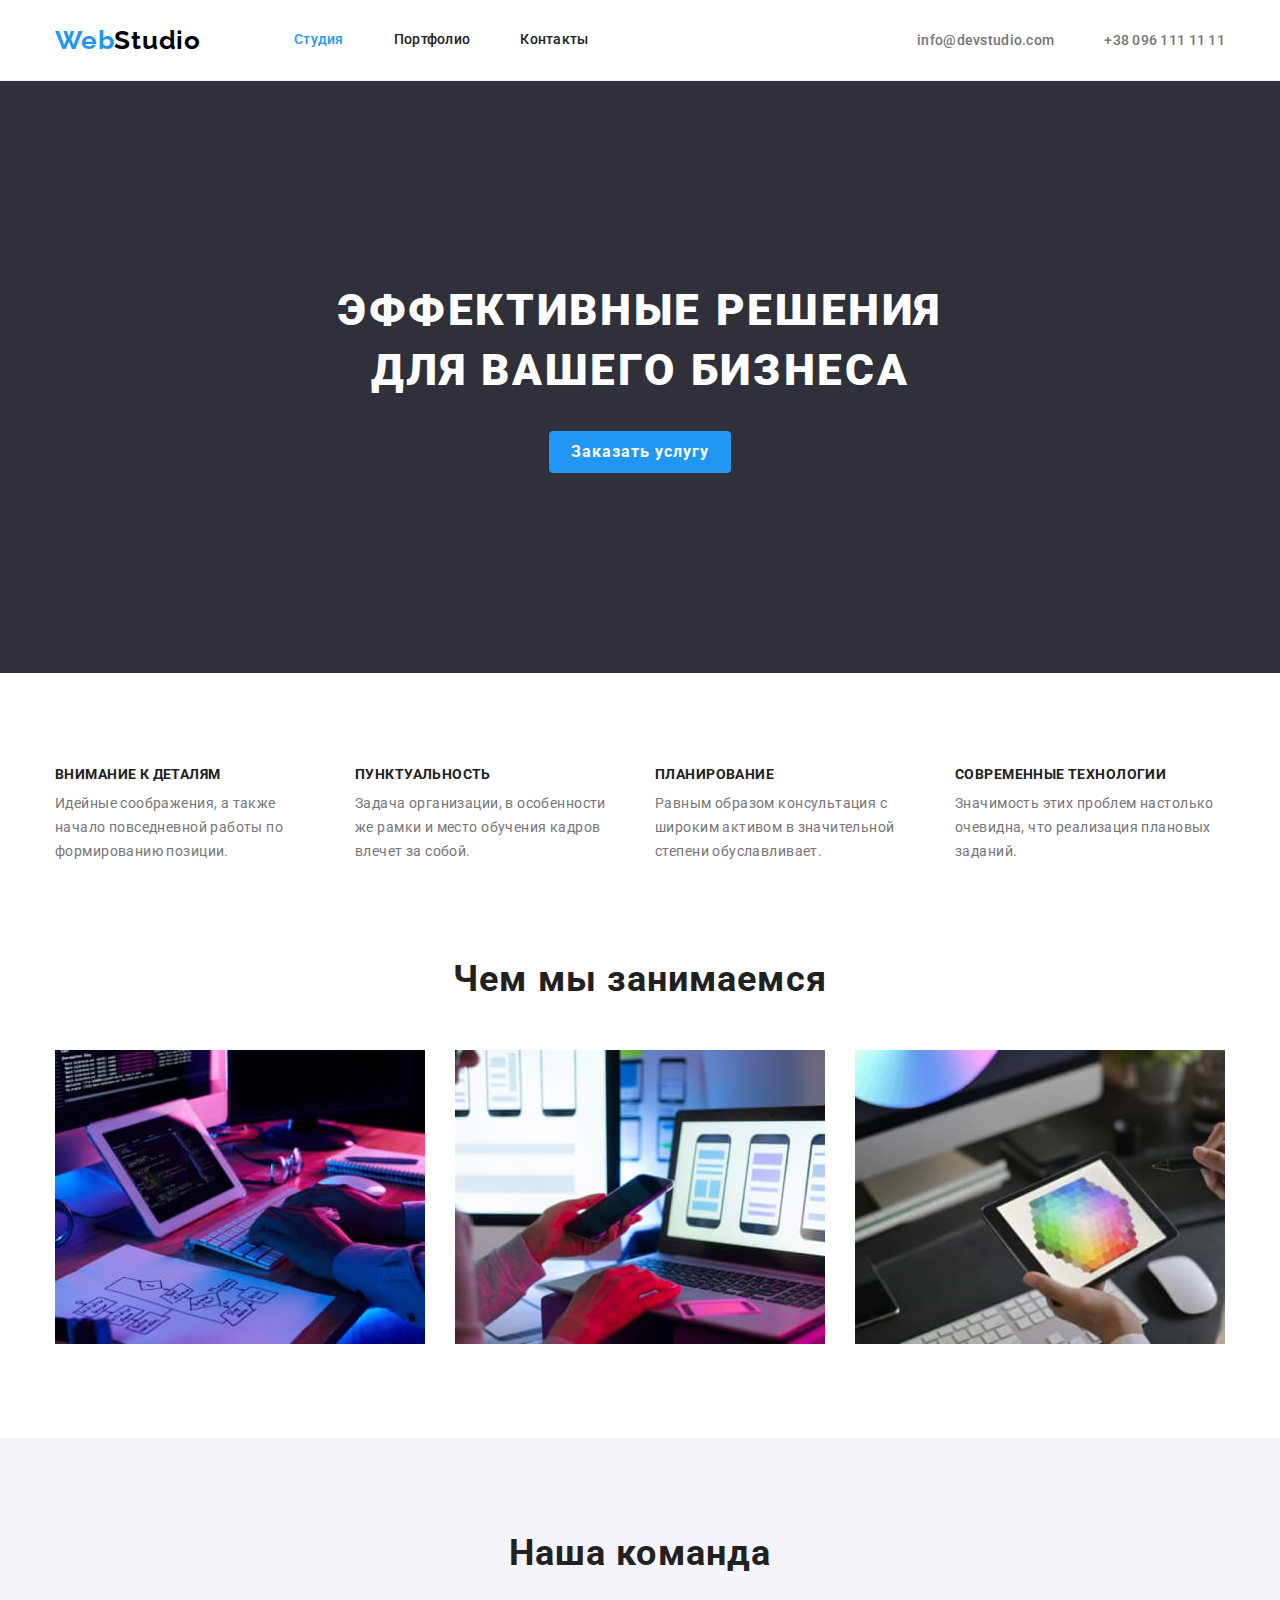
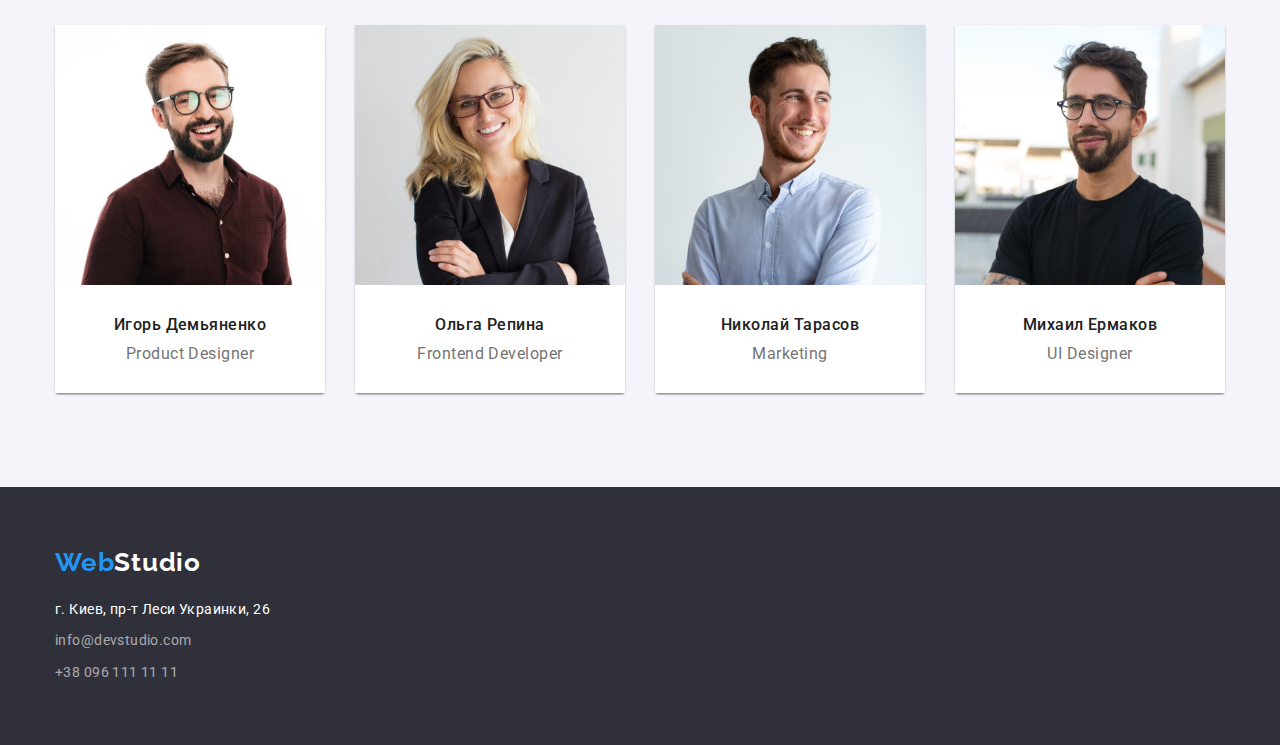
<file: index.html>
<!DOCTYPE html>
<html lang="ru">

<head>
    <meta charset="UTF-8">
    <meta http-equiv="X-UA-Compatible" content="IE=edge">
    <meta name="viewport" content="width=device-width, initial-scale=1.0">
    <title>WebStudio</title>
    <link rel="preconnect" href="https://fonts.gstatic.com">
    <link href="https://fonts.googleapis.com/css2?family=Raleway:wght@700&family=Roboto:wght@400;500;700;900&display=swap"
        rel="stylesheet">
   <link rel="stylesheet" href="https://cdnjs.cloudflare.com/ajax/libs/modern-normalize/1.0.0/modern-normalize.min.css">
   <link rel="stylesheet" href="./css/styles.css">
   </head>

<body>
    <!-- HEADER-->
    <header class="header">
        <div class="header-container">
        <nav class="navigation">
            <a class="logo-link link" href="./index.html"> 
                <span class="logo-first-letters">Web</span>Studio</a>
            <ul class="menu list">
                <li class="menu-item">
                    <a class="menu-link link current" href="./index.html">Студия</a>
                </li>
                <li class="menu-item">
                    <a class="menu-link link" href="./portfolio.html">Портфолио</a>
                </li>
                <li class="menu-item">
                    <a class="menu-link link" href="">Контакты</a>
                </li>
            </ul>
    
        </nav>
    <ul class="contacts-list list">
        <li class="contacts-item">
            <a class="contacts-link link" href="mailto:info@devstudio.com">info@devstudio.com</a>
        </li>
        <li class="contacts-item link">
            <a class="contacts-link link" href="tel:+380961111111">+38 096 111 11 11</a>
        </li>
    </ul>
    </div>
    </header>
<!-- HERO -->
    <main>
      
        <section class="hero-section">
            <h1 class="title-hero">Эффективные решения для вашего бизнеса</h1> 
            <button class="modal-btn-hero" type="button">Заказать услугу</button>
        </section>
      
<!-- ABOUT -->
        <section class="about">
            <div class="container">
            <h2 class="about-title" hidden>Наши преимущества</h2>
            <ul class="about-list list">
                <li class="about-list-item">
                    <h3 class="about-list-suptitle">Внимание к деталям</h3>
                    <p class="about-list-text">Идейные соображения, а также начало повседневной работы по формированию позиции.</p>
                </li>
                <li class="about-list-item">
                    <h3 class="about-list-suptitle">Пунктуальность</h3>
                    <p class="about-list-text">Задача организации, в особенности же рамки и место обучения кадров влечет за собой.</p>
                </li>
                <li class="about-list-item">
                    <h3 class="about-list-suptitle">Планирование</h3>
                    <p class="about-list-text">Равным образом консультация с широким активом в значительной степени обуславливает.</p>
                </li>
                <li class="about-list-item">
                    <h3 class="about-list-suptitle">Современные технологии</h3>
                    <p class="about-list-text">Значимость этих проблем настолько очевидна, что реализация плановых заданий.</p>
                </li>
            </ul>
            </div>
          </section>
        
<!-- Section What we do -->
      
        <section class="whatwedo-section">
           <div class="container">
            <h2 class="section-suptitle">Чем мы занимаемся</h2>
            <ul class="whatwedo-list list">
                <li class="whatwedo-list-img">
                    <img src="./images/wwd/img.jpg" alt="img1" width="370" height="294" />
                </li>
                <li class="whatwedo-list-img">
                    <img src="./images/wwd/img2.jpg" alt="img2" width="370" height="294" />
                </li>
                <li class="whatwedo-list-img">
                        <img src="./images/wwd/img3.jpg" alt="img3" width="370" height="294" />
                </li>
            </ul>
           </div>
        </section>
        

        <section class="ourteam">
            <div class="ourteam-main container">
            <h2 class="section-suptitle">Наша команда</h2>
            <ul class="ourteam-list list">
                <li class="ourteam-list-item">
                    
                    <img class="ourteam-photo" src=./images/ourteam/i_demjanenko.jpg alt="i_demjanenko" width="270" height="260">
                    <div class="teambox">                        <h3 class="ourteam-suptitle">Игорь Демьяненко</h3>
                        <p class="ourteam-proffesion" lang="en">Product Designer</p>
                    </div>
                </li>
                <li class="ourteam-list-item">
                        
                            <img class="ourteam-photo" src=./images/ourteam/o_repina.jpg alt="o_repina" width="270" height="260">
                        <div class="teambox">
                            <h3 class="ourteam-suptitle">Ольга Репина</h3>
                            <p class="ourteam-proffesion" lang="en">Frontend Developer</p>
                        </div>
                </li>
                <li class="ourteam-list-item">
                
                    <img class="ourteam-photo" src=./images/ourteam/n_tarasov.jpg alt="n_tarasov" width="270" height="260">
                        <div class="teambox">
                            <h3 class="ourteam-suptitle">Николай Тарасов</h3>
                            <p class="ourteam-proffesion" lang="en">Marketing</p>
                        </div>
                </li>
                <li class="ourteam-list-item">
                
                    <img class="ourteam-photo" src=./images/ourteam/m_ermakov.jpg alt="m_ermakov" width="270" height="260">
                    <div class="teambox">
                            <h3 class="ourteam-suptitle">Михаил Ермаков</h3>
                            <p class="ourteam-proffesion" lang="en">UI Designer</p>
                        </div>
                </li>
            </ul>
            </div>
        </section>
    </main>

    <footer class="footers">
        <div class="footers-section">
        <a class="logo-link link" href="./index.html">
            <span class="logo-first-letters">Web</span>Studio</a>

        <address class="footer-address">
            <ul class="footer list">
                <li class="footer-item">
                    <a class="footer-link-address link" href="https://goo.gl/maps/h9P4wYP6EdmcLFw76" target="_blank" rel="noopener noreferrer">г. Киев,
                        пр-т Леси Украинки, 26</a>
                </li>
                <li class="footer-item">
                    <a class="footer-link-mail link" href="mailto:info@devstudio.com">info@devstudio.com</a>
                </li>
                <li class="footer-item">
                    <a class="footer-link-tel link" href="tel:+380961111111">+38 096 111 11 11</a>
                </li>
            </ul>
        </address>
        </div>
    </footer>
</body>

</html>
</file>
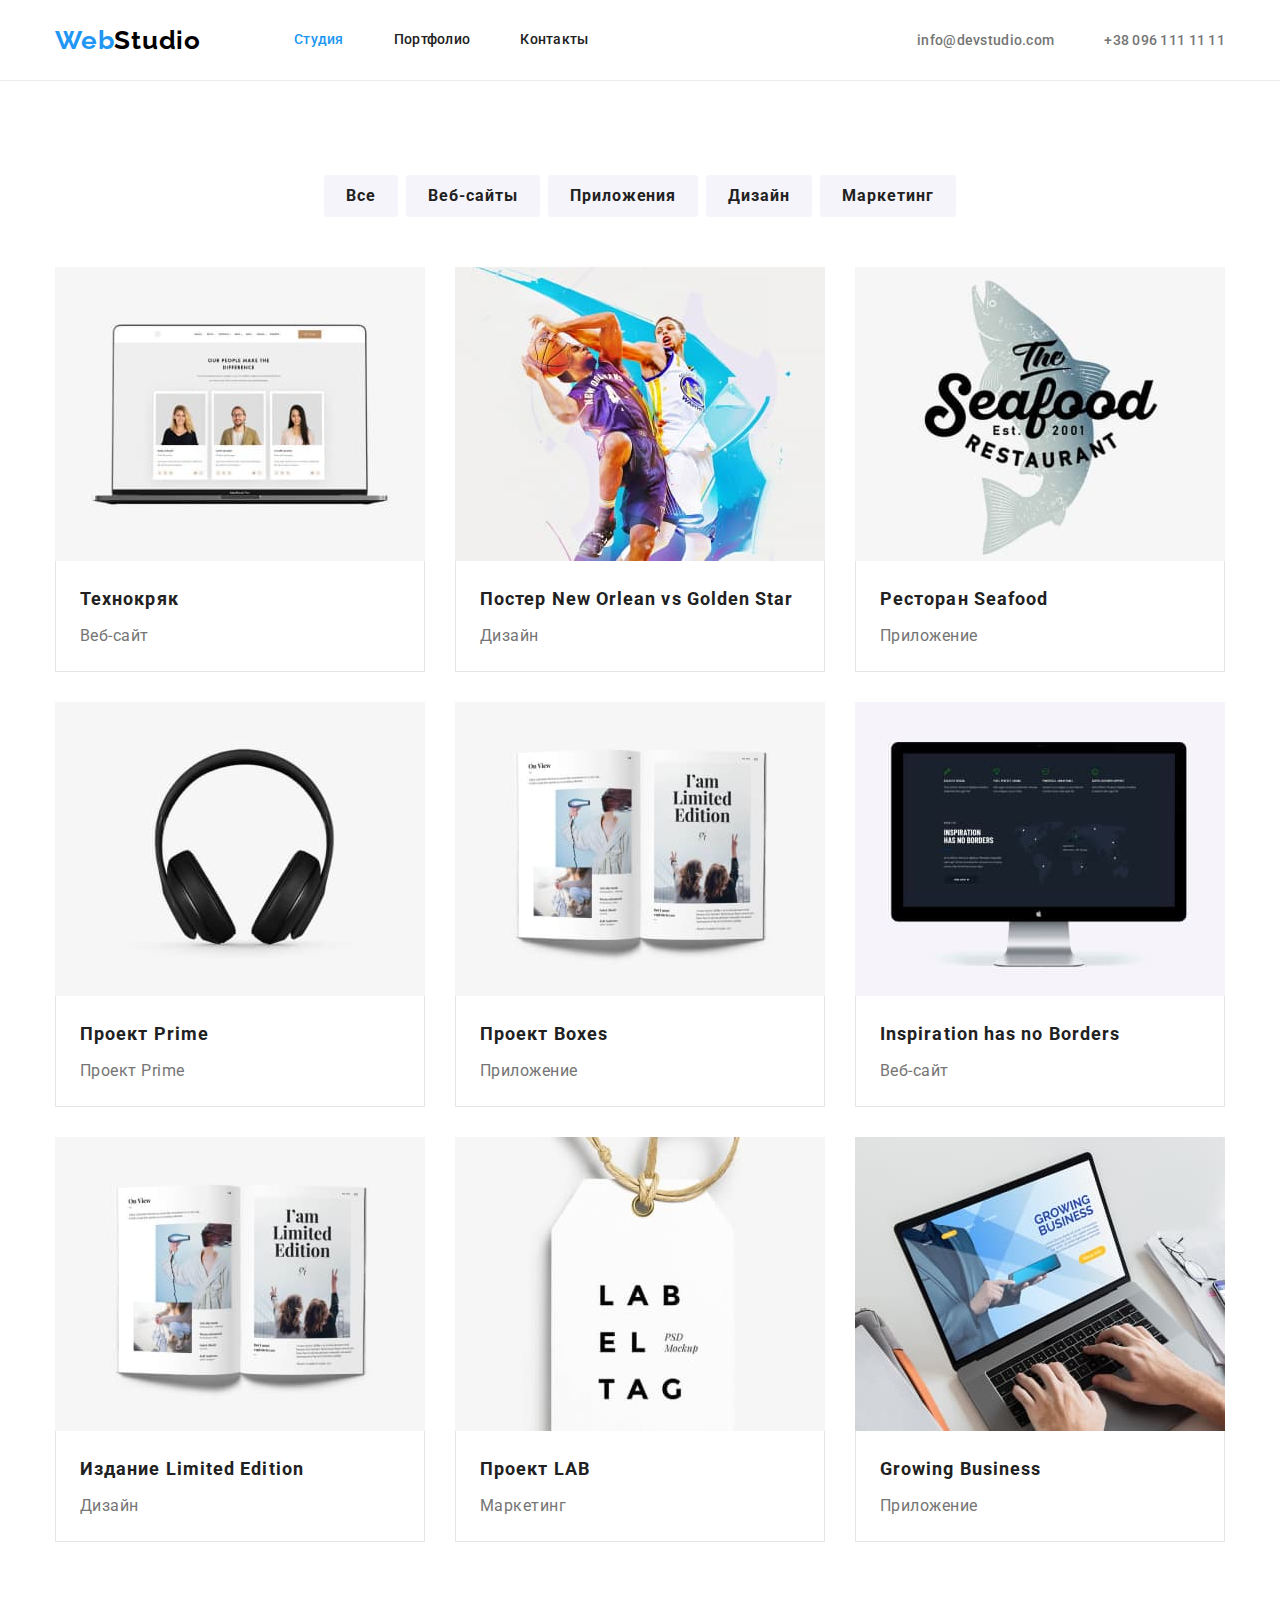
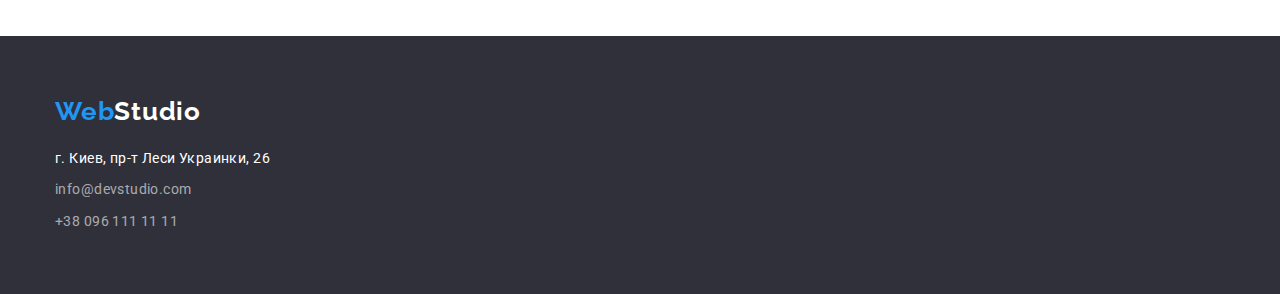
<file: portfolio.html>
<!DOCTYPE html>
<html lang="ru">

<head>
    <meta charset="UTF-8">
    <meta http-equiv="X-UA-Compatible" content="IE=edge">
    <meta name="viewport" content="width=device-width, initial-scale=1.0">
    <title>WebStudio Portfolio</title>
    <link rel="preconnect" href="https://fonts.gstatic.com">
    <link href="https://fonts.googleapis.com/css2?family=Raleway:wght@700&family=Roboto:wght@400;500;700;900&display=swap"
        rel="stylesheet">
    <link rel="stylesheet" 
        href="https://cdnjs.cloudflare.com/ajax/libs/modern-normalize/1.0.0/modern-normalize.min.css">
    <link rel="stylesheet" href="./css/styles.css">
</head>

<body>
<header class="header">
    <div class="header-container">
        <nav class="navigation">
            <a class="logo-link link" href="./index.html">
                <span class="logo-first-letters">Web</span>Studio</a>
            <ul class="menu list">
                <li class="menu-item">
                    <a class="menu-link link current" href="./index.html">Студия</a>
                </li>
                <li class="menu-item">
                    <a class="menu-link link" href="./portfolio.html">Портфолио</a>
                </li>
                <li class="menu-item">
                    <a class="menu-link link" href="">Контакты</a>
                </li>
            </ul>

        </nav>
        <ul class="contacts-list list">
            <li class="contacts-item">
                <a class="contacts-link link" href="mailto:info@devstudio.com">info@devstudio.com</a>
            </li>
            <li class="contacts-item link">
                <a class="contacts-link link" href="tel:+380961111111">+38 096 111 11 11</a>
            </li>
        </ul>
    </div>
</header>

    <main>
        <!-- <section class="portfolio-presentation"> -->
    <section class="portfolio-presentation">
        <div class="portfolio-box container">
            <h1 hidden>Наши работы</h1>
            <ul class="portfolio-menu list">
                <li class="porfolio-menu-item">
                    <button class="modal-btn" type="button">Все</button>
                </li>
                <li class="porfolio-menu-item">
                    <button class="modal-btn" type="button">Веб-сайты</button>
                </li>
                <li class="porfolio-menu-item">
                    <button class="modal-btn" type="button">Приложения</button>
                </li>
                <li class="porfolio-menu-item">
                    <button class="modal-btn" type="button">Дизайн</button>
                </li>
                <li class="porfolio-menu-item">
                    <button class="modal-btn" type="button">Маркетинг</button>
                </li>
            </ul>
        
       
     
            
            <ul class="porfolio-list list">
                <li class="portfolio-item">
                    <img class="portfolio-img" src="./images/portfolio/tehno-crack.jpg" alt="" width="370" height="294">
                        <div class="portfolio-item-box">
                            <h2 class="portfolio-suptitle">Технокряк</h2>
                            <p class="portfolio-text">Веб-сайт</p>
                        </div>
                </li>
                <li class="portfolio-item">
                    <img class="portfolio-img" src="./images/portfolio/poster-new-orlean.jpg" alt="" width="370" height="294">
                        <div class="portfolio-item-box">
                            <h2 class="portfolio-suptitle">Постер New Orlean vs Golden Star</h2>
                            <p class="portfolio-text">Дизайн</p>
                        </div>
                </li>
                <li class="portfolio-item">
                    <img class="portfolio-img" src="./images/portfolio/restaurant-sea-food.jpg" alt="" width="370" height="294">
                        <div class="portfolio-item-box">
                            <h2 class="portfolio-suptitle">Ресторан Seafood</h2>
                            <p class="portfolio-text">Приложение</p>
                        </div>
                </li>
                <li class="portfolio-item">
                    <img class="portfolio-img" src="./images/portfolio/headphones.jpg" alt="" width="370" height="294">
                        <div class="portfolio-item-box">
                            <h2 class="portfolio-suptitle">Проект Prime</h2>
                            <p class="portfolio-text">Проект Prime</p>
                        </div>
                </li>
                <li class="portfolio-item">
                    <img class="portfolio-img" src="./images/portfolio/book.jpg" alt="" width="370" height="294">
                    <div class="portfolio-item-box">
                    <h2 class="portfolio-suptitle">Проект Boxes</h2>
                    <p class="portfolio-text">Приложение</p>
                    </div>
                </li>
                <li class="portfolio-item">
                    <img class="portfolio-img" src="./images/portfolio/monitor.jpg" alt="" width="370" height="294">
                    <div class="portfolio-item-box">
                    <h2 class="portfolio-suptitle">Inspiration has no Borders</h2>
                    <p class="portfolio-text">Веб-сайт</p>
                    </div>
                </li>
                <li class="portfolio-item">
                    <img class="portfolio-img" src="./images/portfolio/book.jpg" alt="" width="370" height="294">
                    <div class="portfolio-item-box">
                    <h2 class="portfolio-suptitle">Издание Limited Edition</h2>
                    <p class="portfolio-text">Дизайн</p>
                    </div>
                </li>
                <li class="portfolio-item">
                    <img class="portfolio-img" src="./images/portfolio/project-lab.jpg" alt="" width="370" height="294">
                    <div class="portfolio-item-box">
                    <h2 class="portfolio-suptitle">Проект LAB</h2>
                    <p class="portfolio-text">Маркетинг</p>
                    </div>
                </li>
                <li class="portfolio-item">
                    <img class="portfolio-img" src="./images/portfolio/notebook.jpg" alt="" width="370" height="294">
                    <div class="portfolio-item-box">
                    <h2 class="portfolio-suptitle">Growing Business</h2>
                    <p class="portfolio-text">Приложение</p>
                    </div>
                </li>
            </ul>
        </div>
        </section>
    </main>

<footer class="footers">
        <div class="footers-section">
        <a class="logo-link link" href="./index.html">
            <span class="logo-first-letters">Web</span>Studio</a>

        <address class="footer-address">
            <ul class="footer list">
                <li class="footer-item">
                    <a class="footer-link-address link" href="https://goo.gl/maps/h9P4wYP6EdmcLFw76" target="_blank" rel="noopener noreferrer">г. Киев,
                        пр-т Леси Украинки, 26</a>
                </li>
                <li class="footer-item">
                    <a class="footer-link-mail link" href="mailto:info@devstudio.com">info@devstudio.com</a>
                </li>
                <li class="footer-item">
                    <a class="footer-link-tel link" href="tel:+380961111111">+38 096 111 11 11</a>
                </li>
            </ul>
        </address>
        </div>
    </footer>
</body>

</html>
</file>
<file: css/styles.css>
/*
    font-family: c;

    font-family: 'Roboto', sans-serif;
синій колір - color: #2196F3;
основний колір - #212121;
додатковий - #757575;
адреса в футері - #FFFFFF
 :root {
        --
}
*/
h1,
h2,
h3,
h4,
h5,
h6,
p {
  margin-top: 0;
  margin-bottom: 0;
}

ul,
ol {
  margin-top: 0;
  margin-bottom: 0;
  padding-left: 0;
}

img {
  display: block;
}
:root {
  --main-font: "Roboto", sans-serif;
  --secondary-font: "Raleway", sans-serif;
  --accent-color: #2196f3;
  --main-color: #212121;
  --secondary-color: #757575;
  --footers-bg-color: #2f303a;
  --logo-color: #000000;
  --footers-adress-color: rgba(255, 255, 255, 0.6);
  --footers-active-color: #ffffff;
  --btn-text-color: #ffffff;
  --btn-bg-accent-color: #ffffff;
  --hero-title-color: #ffffff;
  --hero-bg-color: #2f303a;
}
body {
  font-family: var(--main-font);
  color: var(--secondary-color);
}
.list {
  list-style: none;
}

.link {
  text-decoration: none;
}
.container {
  width: 1200px;
  padding-left: 15px;
  padding-right: 15px;
  margin: 0 auto;
}

.header {
  border-bottom: 1px solid #ececec;
}

.header-container {
  display: flex;
  align-items: center;
  width: 1200px;
  padding-left: 15px;
  padding-right: 15px;
  margin: 0 auto;
}

/* Navigation */
.menu {
  display: flex;
  margin-left: 93px;
}

.menu-item:not(:last-child) {
  margin-right: 50px;
}

.logo-link {
  font-family: var(--secondary-font);
  font-weight: 700;
  font-size: 26px;
  line-height: 1.19;
  letter-spacing: 0.03em;
  color: var(--logo-color);
}
.logo-first-letters {
  color: var(--accent-color);
}
.menu-link {
  display: block;
  padding-top: 32px;
  padding-bottom: 32px;

  color: var(--main-color);
  font-weight: 500;
  font-size: 14px;
  line-height: 1.14;
  letter-spacing: 0.02em;
}

.contacts-list {
  display: flex;
  margin-left: auto;
}
.contacts-item + .contacts-item {
  margin-left: 50px;
}

.navigation {
  display: flex;
  align-items: center;
}

.contacts-link {
  color: var(--secondary-color);
  font-weight: 500;
  font-size: 14px;
  line-height: 1.14;
  letter-spacing: 0.02em;
}
.menu-link:hover,
.menu-link:focus {
  color: var(--accent-color);
}

.contacts-link:focus,
.contacts-link:hover {
  color: var(--accent-color);
}
.current {
  color: var(--accent-color);
}

/* END NAVIGATION */

.hero-section {
  background-color: var(--hero-bg-color);
  text-align: center;
  padding-top: 200px;
  padding-bottom: 200px;
}

.title-hero {
  width: 696px;
  color: var(--hero-title-color);
  text-transform: uppercase;
  font-weight: 900;
  font-size: 44px;
  line-height: 1.36;
  text-align: center;
  letter-spacing: 0.06em;
  margin: 0 auto;
  margin-bottom: 30px;
}

/* BUTTON */
.modal-btn-hero {
  display: inline-block;
  padding: 6px 22px;
  border: none;
  border-radius: 4px;

  cursor: pointer;
  font-weight: 700;
  font-size: 16px;
  line-height: 1.87;
  letter-spacing: 0.06em;
  background-color: var(--accent-color);
  color: var(--btn-text-color);
  text-align: center;
}

.modal-btn-hero:hover,
.modal-btn-hero:focus {
  background-color: var(--btn-text-color);
  color: var(--accent-color);
}
/* END BUTTON */

/* ABOUT */

.about {
  padding-top: 94px;
}
.about-list {
  display: flex;
  margin-top: -30px;
  margin-left: -30px;
}

.about-list-item {
  flex-basis: calc((100% - 120px) / 4);
  margin-left: 30px;
  margin-top: 30px;
}

.about-list-suptitle {
  font-weight: 700;
  font-size: 14px;
  line-height: 1.14;
  letter-spacing: 0.03em;
  text-transform: uppercase;
  color: var(--main-color);
}
.about-list-text {
  margin-top: 10px;
  font-size: 14px;
  line-height: 1.71;
  letter-spacing: 0.03em;
}
/* END ABOUT */

/* Section WHAT WE DO */
.whatwedo-section {
  padding-top: 94px;
  padding-bottom: 94px;
}

.section-suptitle {
  font-weight: 700;
  font-size: 36px;
  line-height: 1.17;
  text-align: center;
  letter-spacing: 0.03em;
  color: var(--main-color);
  margin-bottom: 50px;
}

.whatwedo-list {
  display: flex;
  flex-wrap: wrap;
  margin-left: -30px;
  margin-top: -30px;
}

.whatwedo-list-img {
  flex-basis: calc((100% - 90px) / 3);
  margin-left: 30px;
  margin-top: 30px;
}
/* END Section WHAT WE DO */

/* Setion Our Team */
.ourteam {
  background-color: #f5f4fa;
  padding-bottom: 94px;
  margin-top: 0;
  padding-top: 94px;
}

.teambox {
  background-color: #ffffff;
  padding: 30px 32px;
}
.ourteam-list {
  display: flex;
  flex-wrap: wrap;
  margin-left: -30px;
  margin-top: -30px;
}
.ourteam-list-item {
  flex-basis: calc((100% - 120px) / 4);
  margin-left: 30px;
  margin-top: 30px;
  box-shadow: 0px 1px 3px rgba(0, 0, 0, 0.12), 0px 1px 1px rgba(0, 0, 0, 0.14),
    0px 2px 1px rgba(0, 0, 0, 0.2);
  border-radius: 0px 0px 4px 4px;
}

.ourteam-suptitle {
  font-weight: 500;
  font-size: 16px;
  line-height: 1.19;
  text-align: center;
  letter-spacing: 0.03em;
  color: var(--main-color);
}
.ourteam-proffesion {
  font-size: 16px;
  line-height: 1.19;
  text-align: center;
  letter-spacing: 0.03em;
  margin-top: 10px;
}
/* End Section Our Team */

/* footer */
.footers {
  background-color: var(--footers-bg-color);
}

.footers-section {
  width: 1200px;
  padding-left: 15px;
  padding-right: 15px;
  margin: 0 auto;
}
.footers {
  padding-top: 60px;
  padding-bottom: 60px;
}

.footer-address {
  margin-top: 20px;
}

.footer-item:not(:last-child) {
  margin-bottom: 8px;
}

.footers .logo-link {
  color: var(--footers-active-color);
}
.footer-link-address {
  font-style: normal;
  font-size: 14px;
  line-height: 1.71;
  letter-spacing: 0.03em;
  color: var(--footers-active-color);
}
.footer-link-mail,
.footer-link-tel {
  font-style: normal;
  font-size: 14px;
  line-height: 1.71;
  letter-spacing: 0.03em;
  color: var(--footers-adress-color);
}
.footer-link-mail:hover,
.footer-link-mail:focus,
.footer-link-tel:hover,
.footer-link-tel:focus,
.footer-link-address:hover,
.footer-link-address:focus {
  color: var(--footers-active-color);
}
/* end footer */

/* portfolio */

.portfolio-menu {
  display: flex;
  justify-content: center;
  margin-bottom: 50px;
}
.porfolio-menu-item:not(:last-child) {
  margin-right: 8px;
}

.portfolio-presentation {
  padding-top: 94px;
  padding-bottom: 94px;
}
.modal-btn {
  padding: 6px 22px;
  border: none;
  border-radius: 4px;

  cursor: pointer;
  font-weight: 700;
  font-size: 16px;
  line-height: 1.87;
  letter-spacing: 0.06em;
  background-color: #f5f4fa;
  color: var(--main-color);
  text-align: center;
}

.modal-btn:hover,
.modal-btn:focus {
  background-color: var(--accent-color);
  color: var(--btn-text-color);
}

.porfolio-list {
  display: flex;
  flex-wrap: wrap;
  margin-left: -30px;
  margin-top: -30px;
}
.portfolio-item {
  flex-basis: calc((100% - 90px) / 3);
  margin-left: 30px;
  margin-top: 30px;
}

.portfolio-suptitle {
  font-weight: 700;
  font-size: 18px;
  line-height: 2;
  letter-spacing: 0.06em;
  color: var(--main-color);
}
.portfolio-text {
  margin-top: 4px;
  font-size: 16px;
  line-height: 1.87;
  letter-spacing: 0.03em;
}
.portfolio-item-box {
  padding: 20px 24px;
  border: 1px solid #e5e5e5;
  border-top: none;
}

/* end portfolio */
</file>
